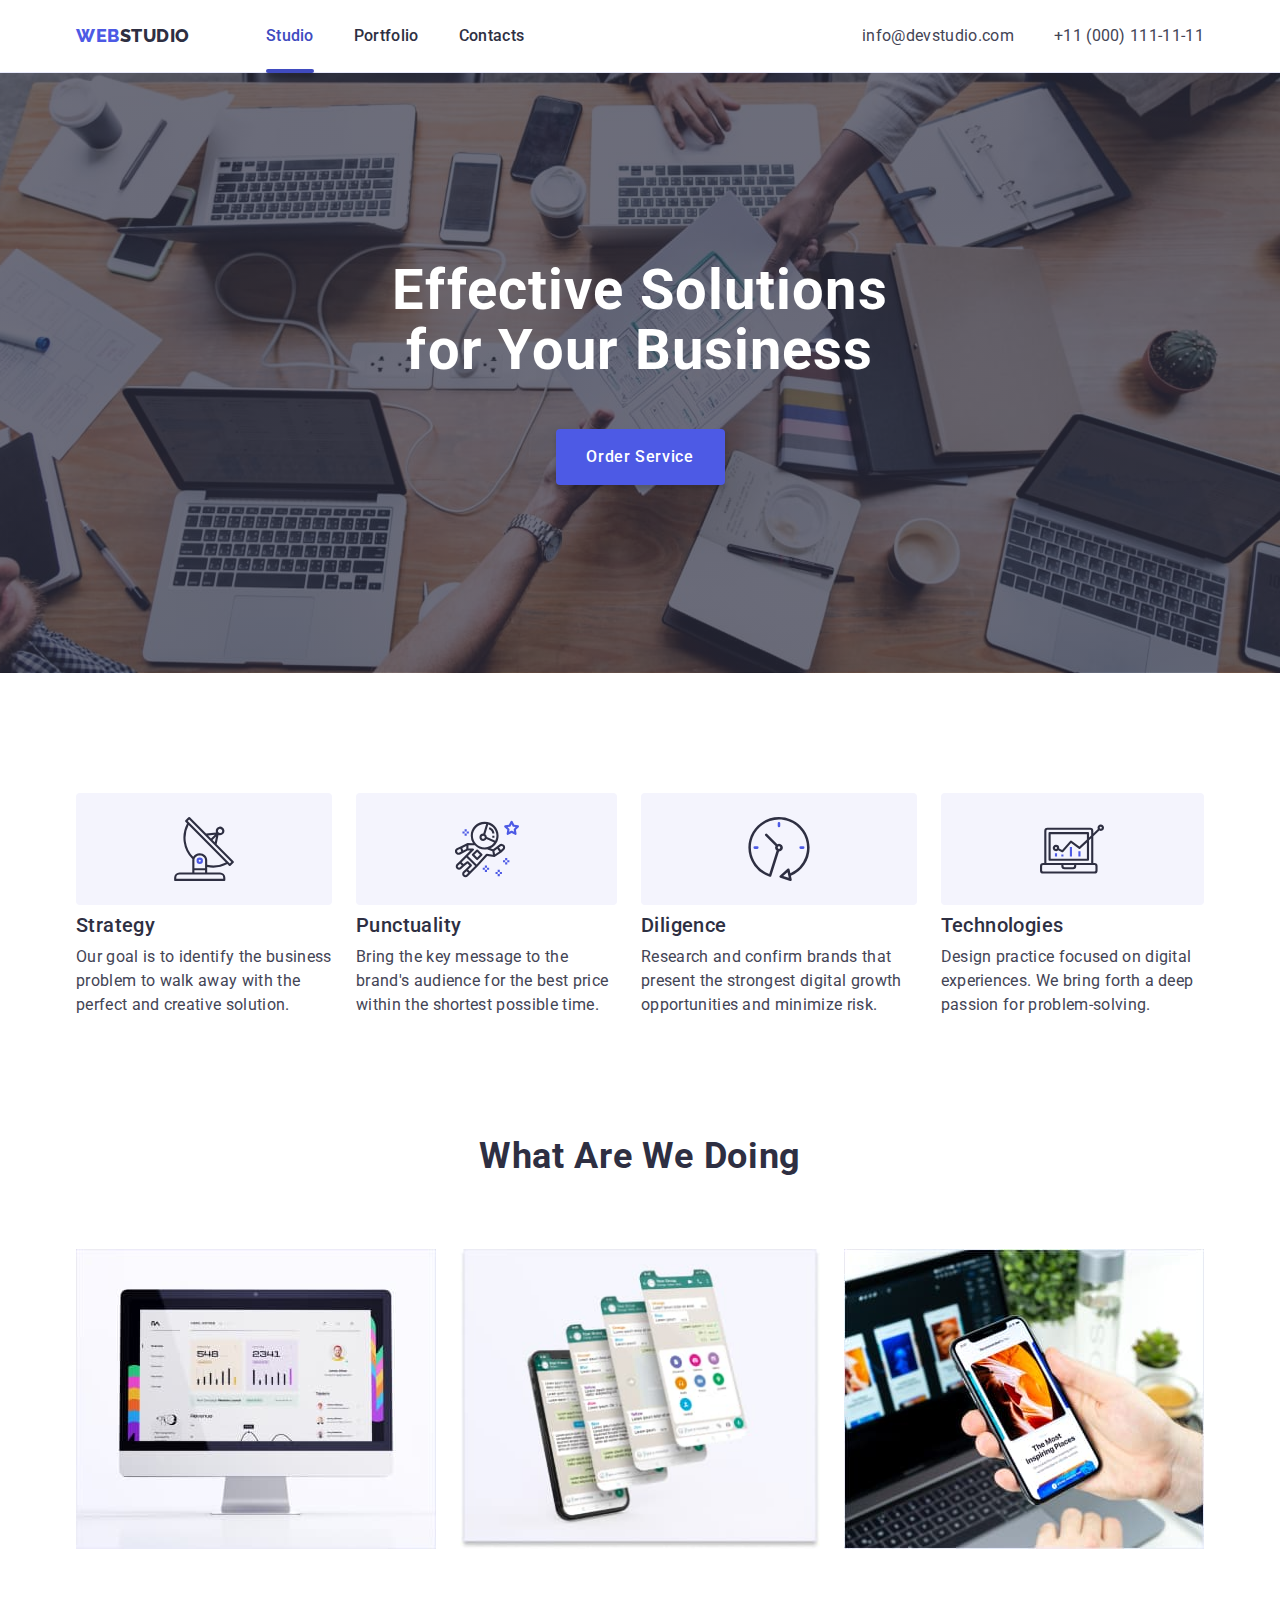
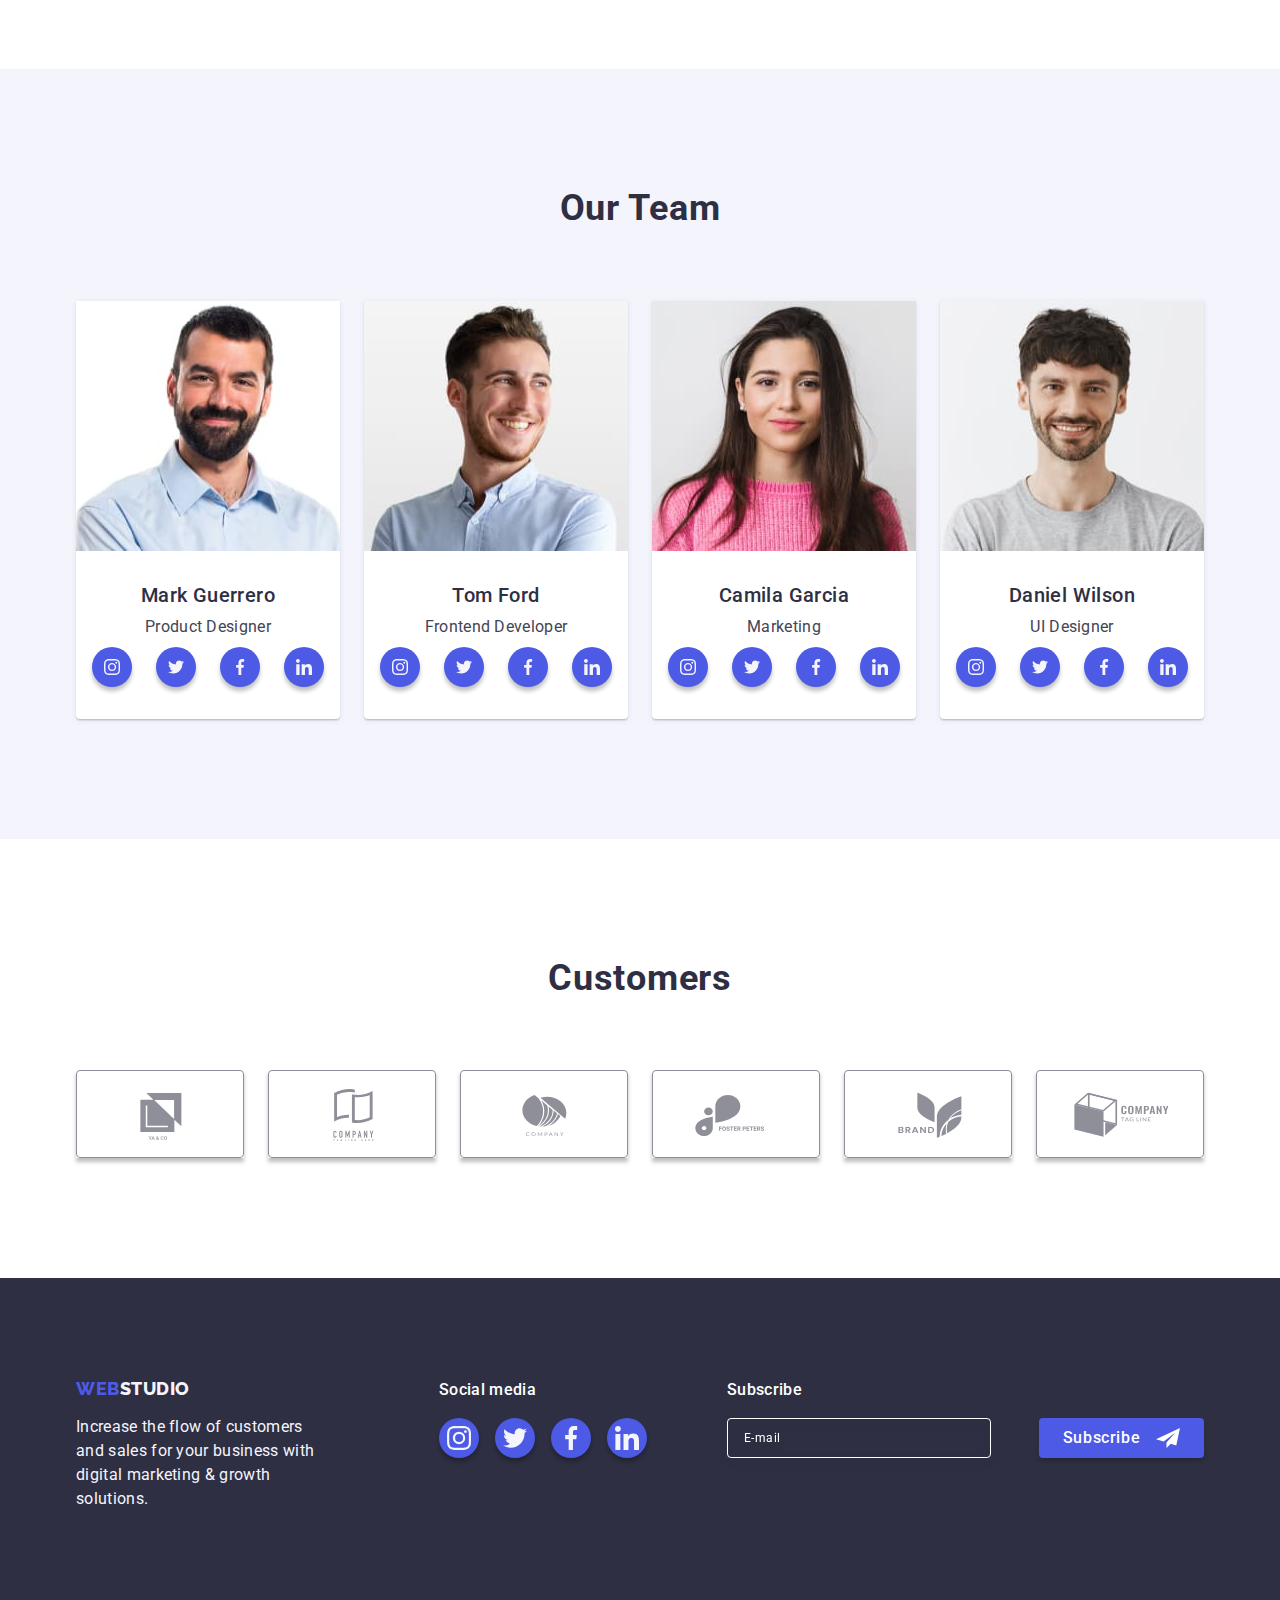
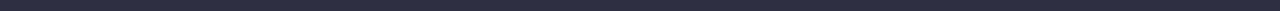
<file: index.html>
<!DOCTYPE html>
<html lang="en">
  <head>
    <meta charset="UTF-8" />
    <meta http-equiv="X-UA-Compatible" content="IE=edge" />
    <meta name="viewport" content="width=device-width, initial-scale=1.0" />
    <title>webstudio</title>
    <link
      rel="stylesheet"
      href="https://cdnjs.cloudflare.com/ajax/libs/modern-normalize/1.1.0/modern-normalize.min.css"
    />
    <link rel="stylesheet" href="./css/styles.css" />
    <link rel="preconnect" href="https://fonts.googleapis.com" />
    <link rel="preconnect" href="https://fonts.gstatic.com" crossorigin />
    <link
      href="https://fonts.googleapis.com/css2?family=Raleway:wght@800&family=Roboto:wght@400;500;700&display=swap"
      rel="stylesheet"
    />
  </head>
  <body>
    <header class="header-pages">
      <div class="navigation container">
        <nav class="page-navigation">
          <a class="logo link" href="./index.html"
            >Web<span class="accent-header">Studio</span></a
          >
          <ul class="menu list">
            <li class="menu-item">
              <a class="menu-item-link studio link" href="./index.html"
                >Studio</a
              >
            </li>
            <li class="menu-item">
              <a class="menu-item-link link" href="./portfolio.html"
                >Portfolio</a
              >
            </li>
            <li class="menu-item">
              <a class="menu-item-link link" href="">Contacts</a>
            </li>
          </ul>
        </nav>

        <address class="contacts">
          <ul class="contacts-nav list">
            <li class="contacts-nav-item">
              <a
                class="contacts-item-link link"
                href="mailto:info@devstudio.com"
                >info@devstudio.com</a
              >
            </li>
            <li class="contacts-nav-item">
              <a class="contacts-item-link link" href="tel:+110001111111"
                >+11 (000) 111-11-11</a
              >
            </li>
          </ul>
        </address>
      </div>
    </header>
    <main>
      <!-- hero -->
      <section class="hero">
        <div class="container">
          <h1 class="hero-title">Effective Solutions for Your Business</h1>
          <button class="hero-btn" type="button" data-modal-open>
            Order Service
          </button>
        </div>
      </section>
      <!-- section1 -->
      <section class="principies">
        <div class="container">
          <h2 class="principies-title" hidden>Ours Principies</h2>
          <ul class="principies-list list">
            <li class="principies-item">
              <div class="principies-icon-container">
                <svg
                  class="principies-item-icon"
                  width="64"
                  height="64"
                  aria-label="antenna ikon"
                >
                  <use href="./images/icons.svg#icon-antenna"></use>
                </svg>
              </div>

              <h3 class="principies-item-title">Strategy</h3>
              <p class="principies-item-text">
                Our goal is to identify the business problem to walk away with
                the perfect and creative solution.
              </p>
            </li>
            <li class="principies-item">
              <div class="principies-icon-container">
                <svg
                  class="principies-item-icon"
                  width="64"
                  height="64"
                  aria-label="astronaut ikon"
                >
                  <use href="./images/icons.svg#icon-astronaut"></use>
                </svg>
              </div>

              <h3 class="principies-item-title">Punctuality</h3>
              <p class="principies-item-text">
                Bring the key message to the brand's audience for the best price
                within the shortest possible time.
              </p>
            </li>
            <li class="principies-item">
              <div class="principies-icon-container">
                <svg
                  class="principies-item-icon"
                  width="64"
                  height="64"
                  aria-label="clock ikon"
                >
                  <use href="./images/icons.svg#icon-clock"></use>
                </svg>
              </div>

              <h3 class="principies-item-title">Diligence</h3>
              <p class="principies-item-text">
                Research and confirm brands that present the strongest digital
                growth opportunities and minimize risk.
              </p>
            </li>
            <li class="principies-item">
              <div class="principies-icon-container">
                <svg
                  class="principies-item-icon"
                  width="64"
                  height="64"
                  aria-label="diagram ikon"
                >
                  <use href="./images/icons.svg#icon-diagram"></use>
                </svg>
              </div>

              <h3 class="principies-item-title">Technologies</h3>
              <p class="principies-item-text">
                Design practice focused on digital experiences. We bring forth a
                deep passion for problem-solving.
              </p>
            </li>
          </ul>
        </div>
      </section>
      <!-- What are we doing -->
      <section class="wedoing">
        <div class="container">
          <h2 class="wedoing-title">What are we doing</h2>
          <ul class="wedoing-list list">
            <li class="wedoing-list-item">
              <img
                class="wedoing-scr"
                src="./images/img1.jpg"
                alt="sample application on monitor"
                width="360"
                height="300"
              />
            </li>
            <li class="wedoing-list-item">
              <img
                class="wedoing-scr"
                src="./images/img2.jpg"
                alt="sample application on tablet"
                width="360"
                height="300"
              />
            </li>
            <li class="wedoing-list-item">
              <img
                class="wedoing-scr"
                src="./images/img3.jpg"
                alt="sample application on phone"
                width="360"
                height="300"
              />
            </li>
          </ul>
        </div>
      </section>
      <!-- section-our-team -->
      <section class="team">
        <div class="container">
          <h2 class="team-title">Our Team</h2>
          <ul class="team-list list">
            <li class="team-list-item">
              <img
                class="workers-foto"
                src="./images/teamcard1.jpg"
                alt="photo-mark-guerrero-product-designer"
                width="264"
                height="250"
              />
              <div class="workers-container">
                <h3 class="team-list-item-title">Mark Guerrero</h3>
                <p class="team-list-item-text">Product Designer</p>
                <!-- Додаємо посилання на соцмережі -->
                <ul class="social-list list">
                  <li class="social-list-item">
                    <a class="social-list-link" href="">
                      <svg
                        class="social-icon"
                        width="16"
                        height="16"
                        aria-label="instagramm ikon"
                      >
                        <use href="./images/icons.svg#icon-instagram"></use>
                      </svg>
                    </a>
                  </li>
                  <li class="social-list-item">
                    <a href="" class="social-list-link">
                      <svg
                        class="social-icon"
                        width="16"
                        height="16"
                        aria-label="twitter ikon"
                      >
                        <use href="./images/icons.svg#icon-twitter"></use>
                      </svg>
                    </a>
                  </li>
                  <li class="social-list-item">
                    <a href="" class="social-list-link">
                      <svg
                        class="social-icon"
                        width="16"
                        height="16"
                        aria-label="facebook ikon"
                      >
                        <use href="./images/icons.svg#icon-facebook"></use>
                      </svg>
                    </a>
                  </li>
                  <li class="social-list-item">
                    <a href="" class="social-list-link">
                      <svg
                        class="social-icon"
                        width="16"
                        height="16"
                        aria-label="linkedin ikon"
                      >
                        <use href="./images/icons.svg#icon-linkedin"></use>
                      </svg>
                    </a>
                  </li>
                </ul>
              </div>
            </li>
            <li class="team-list-item">
              <img
                class="workers-foto"
                src="./images/teamcard2.jpg"
                alt="photo-tom-ford-frontend-developer"
                width="264"
                height="250"
              />
              <div class="workers-container">
                <h3 class="team-list-item-title">Tom Ford</h3>
                <p class="team-list-item-text">Frontend Developer</p>
                <!-- Додаємо посилання на соцмережі -->
                <ul class="social-list list">
                  <li class="social-list-item">
                    <a class="social-list-link" href="">
                      <svg
                        class="social-icon"
                        width="16"
                        height="16"
                        aria-label="instagramm ikon"
                      >
                        <use href="./images/icons.svg#icon-instagram"></use>
                      </svg>
                    </a>
                  </li>
                  <li class="social-list-item">
                    <a href="" class="social-list-link">
                      <svg
                        class="social-icon"
                        width="16"
                        height="16"
                        aria-label="twitter ikon"
                      >
                        <use href="./images/icons.svg#icon-twitter"></use>
                      </svg>
                    </a>
                  </li>
                  <li class="social-list-item">
                    <a href="" class="social-list-link">
                      <svg
                        class="social-icon"
                        width="16"
                        height="16"
                        aria-label="facebook ikon"
                      >
                        <use href="./images/icons.svg#icon-facebook"></use>
                      </svg>
                    </a>
                  </li>
                  <li class="social-list-item">
                    <a href="" class="social-list-link">
                      <svg
                        class="social-icon"
                        width="16"
                        height="16"
                        aria-label="linkedin ikon"
                      >
                        <use href="./images/icons.svg#icon-linkedin"></use>
                      </svg>
                    </a>
                  </li>
                </ul>
              </div>
            </li>
            <li class="team-list-item">
              <img
                class="workers-foto"
                src="./images/teamcard3.jpg"
                alt="photo-camila-garcia-marketing"
                width="264"
                height="250"
              />
              <div class="workers-container">
                <h3 class="team-list-item-title">Camila Garcia</h3>
                <p class="team-list-item-text">Marketing</p>
                <!-- Додаємо посилання на соцмережі -->
                <ul class="social-list list">
                  <li class="social-list-item">
                    <a class="social-list-link" href="">
                      <svg
                        class="social-icon"
                        width="16"
                        height="16"
                        aria-label="instagramm ikon"
                      >
                        <use href="./images/icons.svg#icon-instagram"></use>
                      </svg>
                    </a>
                  </li>
                  <li class="social-list-item">
                    <a href="" class="social-list-link">
                      <svg
                        class="social-icon"
                        width="16"
                        height="16"
                        aria-label="twitter ikon"
                      >
                        <use href="./images/icons.svg#icon-twitter"></use>
                      </svg>
                    </a>
                  </li>
                  <li class="social-list-item">
                    <a href="" class="social-list-link">
                      <svg
                        class="social-icon"
                        width="16"
                        height="16"
                        aria-label="facebook ikon"
                      >
                        <use href="./images/icons.svg#icon-facebook"></use>
                      </svg>
                    </a>
                  </li>
                  <li class="social-list-item">
                    <a href="" class="social-list-link">
                      <svg
                        class="social-icon"
                        width="16"
                        height="16"
                        aria-label="linkedin ikon"
                      >
                        <use href="./images/icons.svg#icon-linkedin"></use>
                      </svg>
                    </a>
                  </li>
                </ul>
              </div>
            </li>
            <li class="team-list-item">
              <img
                class="workers-foto"
                src="./images/teamcard4.jpg"
                alt="photo-daniel-wilson-ui-designer"
                width="264"
                height="250"
              />
              <div class="workers-container">
                <h3 class="team-list-item-title">Daniel Wilson</h3>
                <p class="team-list-item-text">UI Designer</p>
                <!-- Додаємо посилання на соцмережі -->
                <ul class="social-list list">
                  <li class="social-list-item">
                    <a class="social-list-link" href="">
                      <svg
                        class="social-icon"
                        width="16"
                        height="16"
                        aria-label="instagramm ikon"
                      >
                        <use href="./images/icons.svg#icon-instagram"></use>
                      </svg>
                    </a>
                  </li>
                  <li class="social-list-item">
                    <a href="" class="social-list-link">
                      <svg
                        class="social-icon"
                        width="16"
                        height="16"
                        aria-label="twitter ikon"
                      >
                        <use href="./images/icons.svg#icon-twitter"></use>
                      </svg>
                    </a>
                  </li>
                  <li class="social-list-item">
                    <a href="" class="social-list-link">
                      <svg
                        class="social-icon"
                        width="16"
                        height="16"
                        aria-label="facebook ikon"
                      >
                        <use href="./images/icons.svg#icon-facebook"></use>
                      </svg>
                    </a>
                  </li>
                  <li class="social-list-item">
                    <a href="" class="social-list-link">
                      <svg
                        class="social-icon"
                        width="16"
                        height="16"
                        aria-label="linkedin ikon"
                      >
                        <use href="./images/icons.svg#icon-linkedin"></use>
                      </svg>
                    </a>
                  </li>
                </ul>
              </div>
            </li>
          </ul>
        </div>
      </section>
      <!-- customers -->
      <section class="customers">
        <div class="container">
          <h2 class="customers-title">Customers</h2>
          <ul class="customers-list list">
            <li class="customers-list-item">
              <a class="customers-link link" href="">
                <svg class="customers-list-item-icon" width="104" height="56">
                  <use href="./images/icons.svg#icon-Logo-customer-1"></use>
                </svg>
              </a>
            </li>
            <li class="customers-list-item">
              <a class="customers-link link" href="">
                <svg class="customers-list-item-icon" width="104" height="56">
                  <use href="./images/icons.svg#icon-Logo-customer-2"></use>
                </svg>
              </a>
            </li>
            <li class="customers-list-item">
              <a class="customers-link link" href="">
                <svg class="customers-list-item-icon" width="104" height="56">
                  <use href="./images/icons.svg#icon-Logo-customer-3"></use>
                </svg>
              </a>
            </li>
            <li class="customers-list-item">
              <a class="customers-link link" href="">
                <svg class="customers-list-item-icon" width="104" height="56">
                  <use href="./images/icons.svg#icon-Logo-customer-4"></use>
                </svg>
              </a>
            </li>
            <li class="customers-list-item">
              <a class="customers-link link" href="">
                <svg class="customers-list-item-icon" width="104" height="56">
                  <use href="./images/icons.svg#icon-Logo-customer-5"></use>
                </svg>
              </a>
            </li>
            <li class="customers-list-item">
              <a class="customers-link link" href="">
                <svg class="customers-list-item-icon" width="104" height="56">
                  <use href="./images/icons.svg#icon-Logo-customer-6"></use>
                </svg>
              </a>
            </li>
          </ul>
        </div>
      </section>
    </main>
    <footer class="footer-pages">
      <div class="container footer-container">
        <div class="first-column">
          <a class="logo logo-footer link" href="./index.html"
            >Web<span class="accent-footer">Studio</span></a
          >
          <p class="footer-pages-text">
            Increase the flow of customers and sales for your business with
            digital marketing & growth solutions.
          </p>
        </div>
        <div class="second-column">
          <p class="footer-social-text">Social media</p>
          <!-- Додаємо посилання на соцмережі в футері-->
          <ul class="footer-social-list list">
            <li class="footer-social-list-item">
              <a class="footer-social-list-link" href="">
                <svg
                  class="footer-social-icon"
                  width="24"
                  height="24"
                  aria-label="instagramm ikon"
                >
                  <use href="./images/icons.svg#icon-instagram"></use>
                </svg>
              </a>
            </li>
            <li class="footer-social-list-item">
              <a href="" class="footer-social-list-link">
                <svg
                  class="footer-social-icon"
                  width="24"
                  height="24"
                  aria-label="twitter ikon"
                >
                  <use href="./images/icons.svg#icon-twitter"></use>
                </svg>
              </a>
            </li>
            <li class="footer-social-list-item">
              <a href="" class="footer-social-list-link">
                <svg
                  class="footer-social-icon"
                  width="24"
                  height="24"
                  aria-label="facebook ikon"
                >
                  <use href="./images/icons.svg#icon-facebook"></use>
                </svg>
              </a>
            </li>
            <li class="footer-social-list-item">
              <a href="" class="footer-social-list-link">
                <svg
                  class="footer-social-icon"
                  width="24"
                  height="24"
                  aria-label="linkedin ikon"
                >
                  <use href="./images/icons.svg#icon-linkedin"></use>
                </svg>
              </a>
            </li>
          </ul>
        </div>
        <div class="third-column">
          <p class="footer-subscribe-text">Subscribe</p>
          <form class="footer-contakt">
            <label class="footer-contakt-wrapper">
              <input
                class="footer-contakt-input"
                type="email"
                name="user-email"
                required
                pattern="[a-zA-Z0-9@.]+"
                placeholder="E-mail"
              />
            </label>
            <button type="submit" class="footer-btn">
              Subscribe
              <svg class="icon-subscribe" Width="24" Height="24">
                <use href="./images/icons.svg#icon-subscribe"></use>
              </svg>
            </button>
          </form>
        </div>
      </div>
    </footer>
    <!-- модальне вікно -->
    <div class="backdrop is-hidden" data-modal>
      <div class="modal">
        <button type="button" class="btn-modal-clouse" data-modal-close>
          <svg class="modal-clouse-icon" Width="8" Height="8">
            <use href="./images/icons.svg#icon-close"></use>
          </svg>
        </button>
        <p class="modal-text">Leave your contacts and we will call you back</p>
        <form class="modal-contakt">
          <div class="modal-contakt-wrapper">
            <label class="label-wrapper" for="user-name">Name</label>
            <div class="modal-input-wrapper">
              <input
                class="modal-contakt-input"
                type="text"
                name="user-name"
                id="user-name"
                required
                pattern="[a-zA-Zа-яА-яіІїЇ'єЄ]+"
              />
              <svg class="modal-form-icon" Width="18" Height="24">
                <use href="./images/icons.svg#icon-person"></use>
              </svg>
            </div>
          </div>
          <div class="modal-contakt-wrapper">
            <label class="label-wrapper" for="user-phone">Phone</label>
            <div class="modal-input-wrapper">
              <input
                class="modal-contakt-input"
                type="tel"
                name="user-phone"
                id="user-phone"
                required
                pattern="[0-9]{3}-[0-9]{3}-[0-9]{2}-[0-9]{2}"
                title="xxx-xxx-xx-xx"
              />
              <svg class="modal-form-icon" Width="18" Height="24">
                <use href="./images/icons.svg#icon-phone"></use>
              </svg>
            </div>
          </div>
          <div class="modal-contakt-wrapper">
            <label class="label-wrapper" for="user-email">Email</label>
            <div class="modal-input-wrapper">
              <input
                class="modal-contakt-input"
                type="email"
                name="user_email"
                id="user-email"
                required
                pattern="[a-zA-Z0-9@.]+"
              />
              <svg class="modal-form-icon" Width="18" Height="24">
                <use href="./images/icons.svg#icon-email"></use>
              </svg>
            </div>
          </div>
          <div class="modal-coment-wrapper">
            <label class="label-wrapper" for="user-comment">Comment</label>
            <textarea
              class="modal-massage"
              id="user-comment"
              name="user-comment"
              placeholder="Text input"
            ></textarea>
          </div>
          <div class="checkbox-wrapper">
            <input
              class="modal-checkbox visually-hidden"
              type="checkbox"
              name="user-privacy"
              id="user-privacy"
              required
              value="true"
            />
            <label class="modal-checkbox-wrapper" for="user-privacy">
              <span class="checkbox-icon-wrapper">
                <svg
                  class="modal-my-checkbox-icon"
                  aria-label="checkbox"
                  Width="10"
                  Height="8"
                >
                  <use
                    class="galochka"
                    href="./images/icons.svg#icon-galochka"
                  ></use>
                </svg>
              </span>

              I accept the terms and conditions of the
              <a class="modal-checkbox-text-link" style="color: #4d5ae5" href=""
                >Privacy Policy</a
              >
            </label>
          </div>
          <button type="submit" class="contakt-btn-submit">Send</button>
        </form>
      </div>
      <!-- <div class="modal">
        <p class="modal-text">Leave your contacts and we will call you back</p>
        <form class="modal-contakt">
          <label class="modal-contakt-wrapper">
            <span class="modal-contakt-item">Name</span>
            <span class="modal-input-wrapper">
              <input
                class="modal-contakt-input"
                type="text"
                name="user_name"
                required
                pattern="[a-zA-Zа-яА-яіІїЇ'єЄ]+"
              />
              <svg class="modal-form-icon" Width="18" Height="24">
                <use href="./images/icons.svg#icon-person"></use>
              </svg>
            </span>
          </label>
          <label class="modal-contakt-wrapper">
            <span class="modal-contakt-item">Phone</span>
            <span class="modal-input-wrapper">
              <input
                class="modal-contakt-input"
                type="tel"
                name="user_tel"
                required
                pattern="[0-9]{3}-[0-9]{3}-[0-9]{2}-[0-9]{2}"
                title="xxx-xxx-xx-xx"
              />
              <svg class="modal-form-icon" Width="18" Height="24">
                <use href="./images/icons.svg#icon-phone"></use>
              </svg>
            </span>
          </label>
          <label class="modal-contakt-wrapper">
            <span class="modal-contakt-item">Email</span>
            <span class="modal-input-wrapper">
              <input
                class="modal-contakt-input"
                type="email"
                name="user_email"
                required
                pattern="[a-zA-Z0-9@.]+"
              />
              <svg class="modal-form-icon" Width="18" Height="24">
                <use href="./images/icons.svg#icon-email"></use>
              </svg>
            </span>
          </label>
          <label class="modal-contakt-wrapper">
            <span class="modal-contakt-item">Comment</span>
            <textarea
              class="modal-massage"
              name="user_massage"
              placeholder="Text input"
            ></textarea>
          </label>
          <label class="modal-checkbox-wrapper">
            <input
              class="modal-checkbox"
              type="checkbox"
              name="user_polici"
              required
            />
            <svg class="modal-my-checkbox-icon" Width="16" Height="16">
              <use
                class="galochka"
                href="./images/icons.svg#icon-galochka"
              ></use>
            </svg>
            <span class="modal-checkbox-text">
              I accept the terms and conditions of the
              <a class="modal-checkbox-text-link" href="">Privacy Policy</a>
            </span>
          </label>
          <button type="submit" class="contakt-btn-submit">Send</button>
        </form>
      </div> -->
    </div>
    <script src="./js/modal.js"></script>
  </body>
</html>
</file>
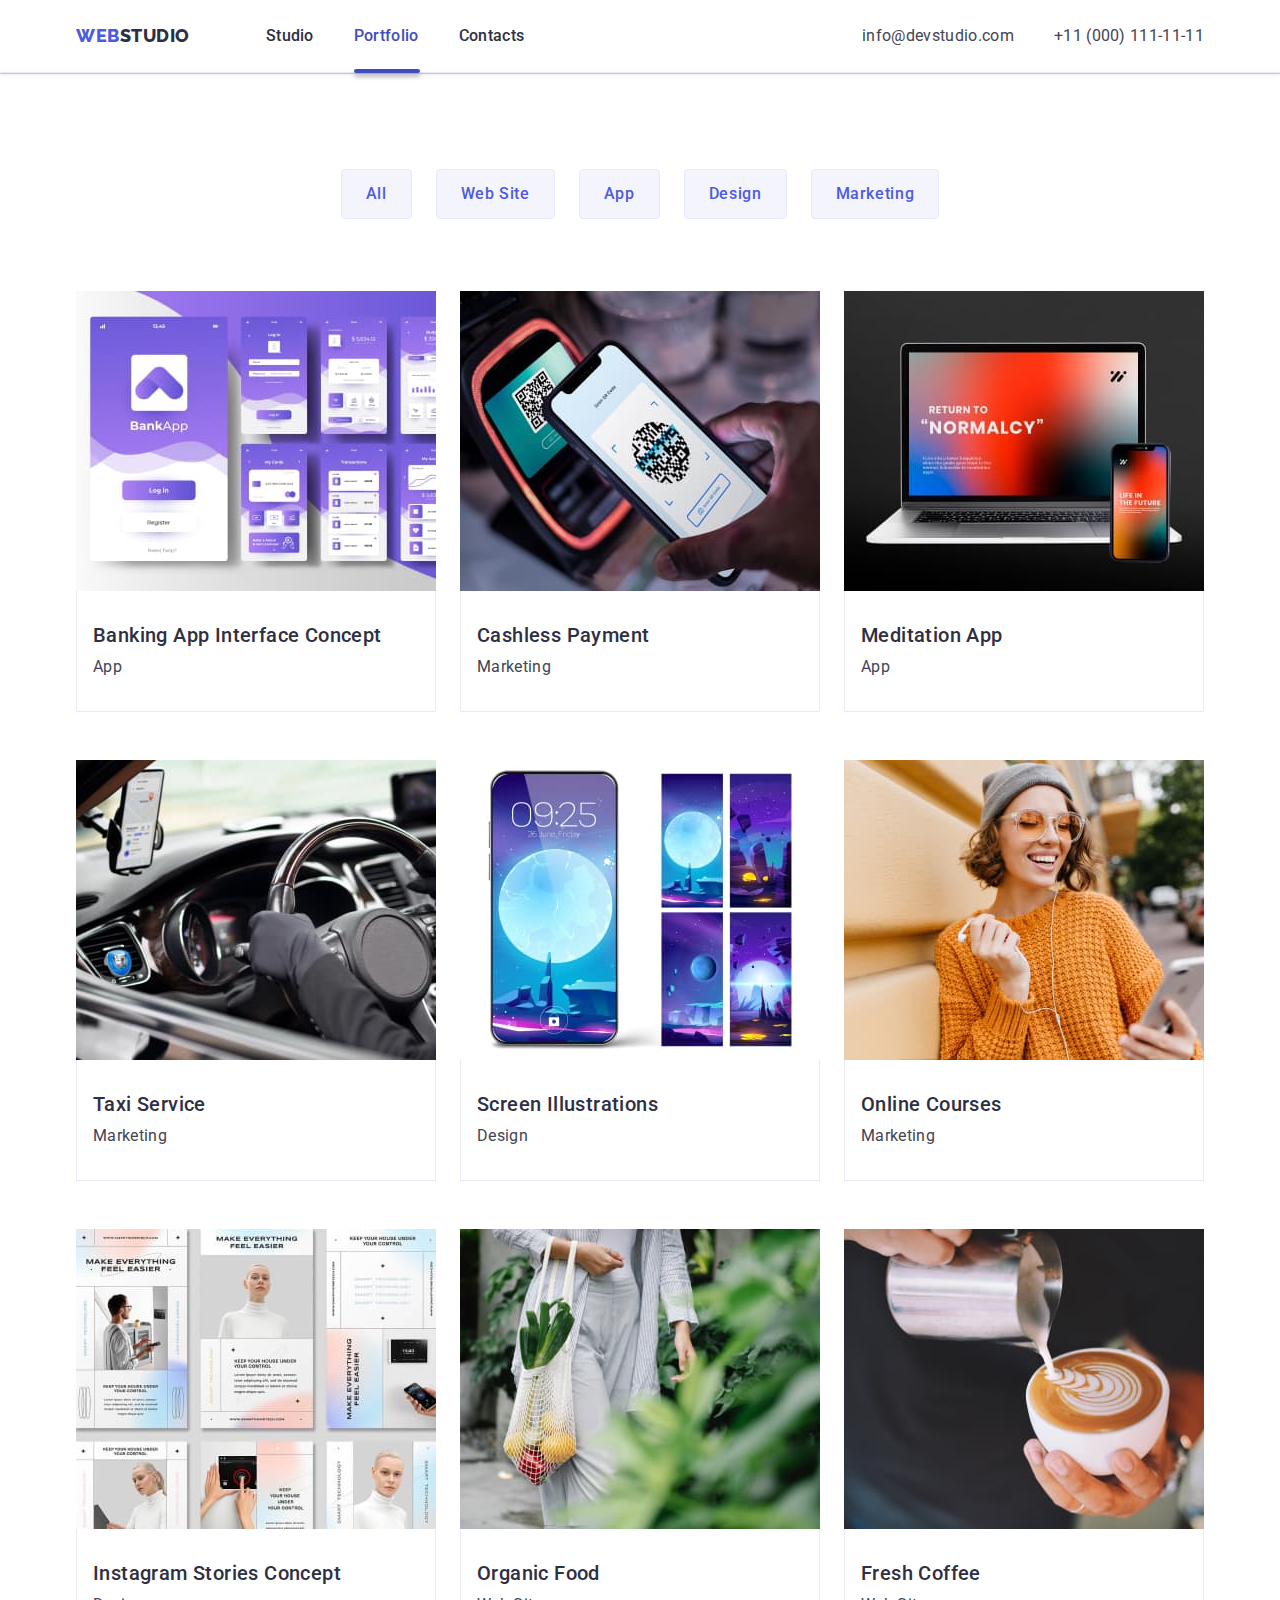
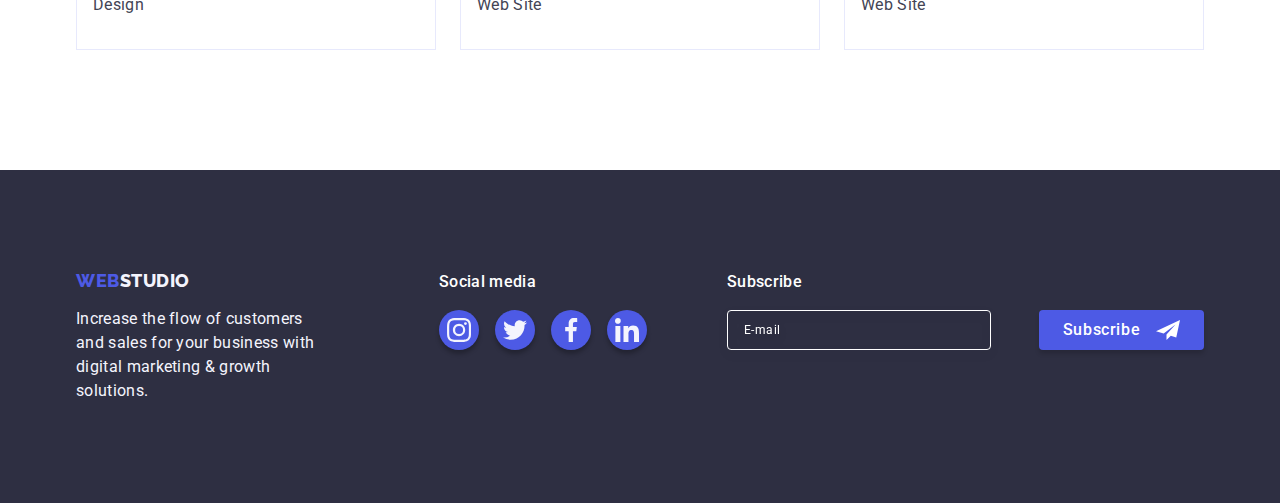
<file: portfolio.html>
<!DOCTYPE html>
<html lang="en">
  <head>
    <meta charset="UTF-8" />
    <meta http-equiv="X-UA-Compatible" content="IE=edge" />
    <meta name="viewport" content="width=device-width, initial-scale=1.0" />
    <title>webstudio</title>
    <link
      rel="stylesheet"
      href="https://cdnjs.cloudflare.com/ajax/libs/modern-normalize/1.1.0/modern-normalize.min.css"
    />
    <link rel="stylesheet" href="./css/styles.css" />
    <link rel="preconnect" href="https://fonts.googleapis.com" />
    <link rel="preconnect" href="https://fonts.gstatic.com" crossorigin />
    <link
      href="https://fonts.googleapis.com/css2?family=Raleway:wght@800&family=Roboto:wght@400;500;700&display=swap"
      rel="stylesheet"
    />
  </head>
  <body>
    <header class="header-pages">
      <div class="navigation container">
        <nav class="page-navigation">
          <a class="logo link" href="./index.html"
            >Web<span class="accent-header">Studio</span></a
          >
          <ul class="menu list">
            <li class="menu-item">
              <a class="menu-item-link link" href="./index.html">Studio</a>
            </li>
            <li class="menu-item">
              <a class="menu-item-link portfolio link" href="./portfolio.html"
                >Portfolio</a
              >
            </li>
            <li class="menu-item">
              <a class="menu-item-link link" href="">Contacts</a>
            </li>
          </ul>
        </nav>

        <address class="contacts">
          <ul class="contacts-nav list">
            <li class="contacts-nav-item">
              <a
                class="contacts-item-link link"
                href="mailto:info@devstudio.com"
                >info@devstudio.com</a
              >
            </li>
            <li class="contacts-nav-item">
              <a class="contacts-item-link link" href="tel:+110001111111"
                >+11 (000) 111-11-11</a
              >
            </li>
          </ul>
        </address>
      </div>
    </header>
    <!-- <header class="header-pages">
      <nav class="page-navigation">
        <a class="logo link" href="./index.html"
          >Web<span class="accent-header">Studio</span></a
        >
        <ul class="menu list">
          <li class="menu-item">
            <a class="menu-item-link link" href="./index.html">Studio</a>
          </li>
          <li class="menu-item">
            <a class="menu-item-link link" href="./portfolio.html">Portfolio</a>
          </li>
          <li class="menu-item">
            <a class="menu-item-link link" href="">Contacts</a>
          </li>
        </ul>
      </nav>

      <address class="contacts">
        <ul class="contacts-nav list">
          <li class="contacts-nav-item">
            <a class="contacts-item-link link" href="mailto:info@devstudio.com"
              >info@devstudio.com</a
            >
          </li>
          <li class="contacts-nav-item">
            <a class="contacts-item-link link" href="tel:+110001111111"
              >+11 (000) 111-11-11</a
            >
          </li>
        </ul>
      </address>
    </header> -->
    <main>
      <!-- filters -->
      <section class="applicationarea">
        <div class="container">
          <h1 hidden>filters</h1>
          <ul class="applicationarea-list list">
            <li class="applicationarea-item">
              <button class="applicationarea-btn" type="button">All</button>
            </li>
            <li class="applicationarea-item">
              <button class="applicationarea-btn" type="button">
                Web Site
              </button>
            </li>
            <li class="applicationarea-item">
              <button class="applicationarea-btn" type="button">App</button>
            </li>
            <li class="applicationarea-item">
              <button class="applicationarea-btn" type="button">Design</button>
            </li>
            <li class="applicationarea-item">
              <button class="applicationarea-btn" type="button">
                Marketing
              </button>
            </li>
          </ul>

          <!-- ours projects -->

          <ul class="project list">
            <li class="project-item-list">
              <a class="project-item-link link" href="">
                <div class="wrapper-overlay">
                  <img
                    src="./images/row1project-card1.jpg"
                    alt="view Banking App Interface"
                    width="360"
                    height="300"
                  />
                  <p class="overlay">
                    14 Stylish and User-Friendly App Design Concepts · Task
                    Manager App · Calorie Tracker App · Exotic Fruit Ecommerce
                    App · Cloud Storage App
                  </p>
                </div>
                <div class="project-container">
                  <h2 class="project-item-list-title">
                    Banking App Interface Concept
                  </h2>
                  <p class="project-item-list-text">App</p>
                </div>
              </a>
            </li>
            <li class="project-item-list">
              <a class="project-item-link link" href="">
                <div class="wrapper-overlay">
                  <img
                    src="./images/row1project-card2.jpg"
                    alt="view moment Cashless Payment"
                    width="360"
                    height="300"
                  />
                  <p class="overlay">
                    14 Stylish and User-Friendly App Design Concepts · Task
                    Manager App · Calorie Tracker App · Exotic Fruit Ecommerce
                    App · Cloud Storage App
                  </p>
                </div>
                <div class="project-container">
                  <h2 class="project-item-list-title">Cashless Payment</h2>
                  <p class="project-item-list-text">Marketing</p>
                </div>
              </a>
            </li>
            <li class="project-item-list">
              <a class="project-item-link link" href="">
                <div class="wrapper-overlay">
                  <img
                    src="./images/row1project-card3.jpg"
                    alt="vievs application to laptop and mobilphone"
                    width="360"
                    height="300"
                  />
                  <p class="overlay">
                    14 Stylish and User-Friendly App Design Concepts · Task
                    Manager App · Calorie Tracker App · Exotic Fruit Ecommerce
                    App · Cloud Storage App
                  </p>
                </div>
                <div class="project-container">
                  <h2 class="project-item-list-title">Meditation App</h2>
                  <p class="project-item-list-text">App</p>
                </div>
              </a>
            </li>
            <li class="project-item-list">
              <a class="project-item-link link" href=""
                ><div class="wrapper-overlay">
                  <img
                    src="./images/row2project-card1.jpg"
                    alt="View use apps in the car"
                    width="360"
                    height="300"
                  />
                  <p class="overlay">
                    14 Stylish and User-Friendly App Design Concepts · Task
                    Manager App · Calorie Tracker App · Exotic Fruit Ecommerce
                    App · Cloud Storage App
                  </p>
                </div>
                <div class="project-container">
                  <h2 class="project-item-list-title">Taxi Service</h2>
                  <p class="project-item-list-text">Marketing</p>
                </div>
              </a>
            </li>
            <li class="project-item-list">
              <a class="project-item-link link" href=""
                ><div class="wrapper-overlay">
                  <img
                    src="./images/row2project-card2.jpg"
                    alt="View applicationof of themes on mobile"
                    width="360"
                    height="300"
                  />
                  <p class="overlay">
                    14 Stylish and User-Friendly App Design Concepts · Task
                    Manager App · Calorie Tracker App · Exotic Fruit Ecommerce
                    App · Cloud Storage App
                  </p>
                </div>
                <div class="project-container">
                  <h2 class="project-item-list-title">Screen Illustrations</h2>
                  <p class="project-item-list-text">Design</p>
                </div>
              </a>
            </li>
            <li class="project-item-list">
              <a class="project-item-link link" href=""
                ><div class="wrapper-overlay">
                  <img
                    src="./images/row2project-card3.jpg"
                    alt="student taking online courses"
                    width="360"
                    height="300"
                  />
                  <p class="overlay">
                    14 Stylish and User-Friendly App Design Concepts · Task
                    Manager App · Calorie Tracker App · Exotic Fruit Ecommerce
                    App · Cloud Storage App
                  </p>
                </div>
                <div class="project-container">
                  <h2 class="project-item-list-title">Online Courses</h2>
                  <p class="project-item-list-text">Marketing</p>
                </div>
              </a>
            </li>
            <li class="project-item-list">
              <a class="project-item-link link" href=""
                ><div class="wrapper-overlay">
                  <img
                    src="./images/row3project-card1.jpg"
                    alt="View Instagram Stories Concept"
                    width="360"
                    height="300"
                  />
                  <p class="overlay">
                    14 Stylish and User-Friendly App Design Concepts · Task
                    Manager App · Calorie Tracker App · Exotic Fruit Ecommerce
                    App · Cloud Storage App
                  </p>
                </div>
                <div class="project-container">
                  <h2 class="project-item-list-title">
                    Instagram Stories Concept
                  </h2>
                  <p class="project-item-list-text">Design</p>
                </div>
              </a>
            </li>
            <li class="project-item-list">
              <a class="project-item-link link" href=""
                ><div class="wrapper-overlay">
                  <img
                    src="./images/row3project-card2.jpg"
                    alt="woman with a bag of natural food"
                    width="360"
                    height="300"
                  />
                  <p class="overlay">
                    14 Stylish and User-Friendly App Design Concepts · Task
                    Manager App · Calorie Tracker App · Exotic Fruit Ecommerce
                    App · Cloud Storage App
                  </p>
                </div>
                <div class="project-container">
                  <h2 class="project-item-list-title">Organic Food</h2>
                  <p class="project-item-list-text">Web Site</p>
                </div>
              </a>
            </li>
            <li class="project-item-list">
              <a class="project-item-link link" href="">
                <div class="wrapper-overlay">
                  <img
                    src="./images/row3project-card3.jpg"
                    alt="appetizing aromatic coffee"
                    width="360"
                    height="300"
                  />
                  <p class="overlay">
                    14 Stylish and User-Friendly App Design Concepts · Task
                    Manager App · Calorie Tracker App · Exotic Fruit Ecommerce
                    App · Cloud Storage App
                  </p>
                </div>
                <div class="project-container">
                  <h2 class="project-item-list-title">Fresh Coffee</h2>
                  <p class="project-item-list-text">Web Site</p>
                </div>
              </a>
            </li>
          </ul>
        </div>
      </section>
    </main>
    <footer class="footer-pages">
      <div class="container footer-container">
        <div class="first-column">
          <a class="logo logo-footer link" href="./index.html"
            >Web<span class="accent-footer">Studio</span></a
          >
          <p class="footer-pages-text">
            Increase the flow of customers and sales for your business with
            digital marketing & growth solutions.
          </p>
        </div>
        <div class="second-column">
          <p class="footer-social-text">Social media</p>
          <!-- Додаємо посилання на соцмережі в футері-->
          <ul class="footer-social-list list">
            <li class="footer-social-list-item">
              <a class="footer-social-list-link" href="">
                <svg
                  class="footer-social-icon"
                  width="24"
                  height="24"
                  aria-label="instagramm ikon"
                >
                  <use href="./images/icons.svg#icon-instagram"></use>
                </svg>
              </a>
            </li>
            <li class="footer-social-list-item">
              <a href="" class="footer-social-list-link">
                <svg
                  class="footer-social-icon"
                  width="24"
                  height="24"
                  aria-label="twitter ikon"
                >
                  <use href="./images/icons.svg#icon-twitter"></use>
                </svg>
              </a>
            </li>
            <li class="footer-social-list-item">
              <a href="" class="footer-social-list-link">
                <svg
                  class="footer-social-icon"
                  width="24"
                  height="24"
                  aria-label="facebook ikon"
                >
                  <use href="./images/icons.svg#icon-facebook"></use>
                </svg>
              </a>
            </li>
            <li class="footer-social-list-item">
              <a href="" class="footer-social-list-link">
                <svg
                  class="footer-social-icon"
                  width="24"
                  height="24"
                  aria-label="linkedin ikon"
                >
                  <use href="./images/icons.svg#icon-linkedin"></use>
                </svg>
              </a>
            </li>
          </ul>
        </div>
        <div class="third-column">
          <p class="footer-subscribe-text">Subscribe</p>
          <form class="footer-contakt">
            <label class="footer-contakt-wrapper">
              <input
                class="footer-contakt-input"
                type="email"
                name="user-email"
                required
                pattern="[a-zA-Z0-9@.]+"
                placeholder="E-mail"
              />
            </label>
            <button type="submit" class="footer-btn">
              Subscribe
              <svg class="icon-subscribe" Width="24" Height="24">
                <use href="./images/icons.svg#icon-subscribe"></use>
              </svg>
            </button>
          </form>
        </div>
      </div>
    </footer>
  </body>
</html>
</file>
<file: css/styles.css>
:root {
  --background-color: #ffffff;
  --menu-color: #2e2f42;
  --adres-color: #434455;
  --hero-background-color: #2e2f42;
  --title-color: #2e2f42;
  --text-color: #434455;
  --btn-portfolio-color: #4d5ae5;
  --btn-portfolio-border-color: #e7e9fc;
  --btn-portfolio-background-color: #f4f4fd;
  --portfolio-items-title-color: #2e2f42;
  --portfolio-items-text-color: #434455;
  --social-link-color: #4d5ae5;
  --checkbox-link-color: #4d5ae5;
  --customers-color: #8e8f99;
  --modal-text-color: #8e8f99;
  --checkbox-bgc: #404bbf;
  --checkbox-icon-color: #f4f4fd;
}

/* ======= Скидання стилів, які ідуть за замовчуванням від браузера ======= */

.list {
  list-style: none;
}

.link {
  text-decoration: none;
}

button {
  cursor: pointer;
}

h1,
h2,
h3,
h4,
p {
  margin-top: 0;
  margin-left: 0;
  margin-right: 0;
  margin-bottom: 0;
}

ul,
ol {
  margin-top: 0;
  margin-bottom: 0;
  padding-left: 0;
}

img {
  display: block;
}

.accent-header {
  color: #2e2f42;
}

.accent-footer {
  color: #f4f4fd;
}

body {
  font-family: "Roboto", sans-serif;
  color: #434455;
  background-color: var(--background-color);
}

/* ======= ======= ======= стилі хедера ======= ======= ======= */

/* ------ ----- ----  ставим єлементи хедера в рядок 
та вирівнюєм їх по горизонтальній вісі  ------ ----- ---- */
.navigation {
  display: flex;
  align-items: center;
}
.page-navigation {
  display: flex;
  align-items: center;
}
.menu {
  display: flex;
}
.contacts-nav {
  display: flex;
}

/* -------  робимо відступи в списку меню  ------- */

.menu .menu-item {
  margin-right: 40px;
}

.menu .menu-item:last-child {
  margin-right: 0px;
}

/* ------- робимо відступи в списку контактів  ------ */

.contacts-nav .contacts-nav-item:not(:last-child) {
  margin-right: 40px;
}

/* --------  притискаємо контакти до правої сторони -------- */

.contacts {
  margin-left: auto;
}

/* --------  задаємо ширину секціям контенту -------- */

.container {
  width: 1158px;
  /*display: flex; */
  margin-left: auto;
  margin-right: auto;
  padding-left: 15px;
  padding-right: 15px;
}

/* --------  задаємо рамку хедеру та її колір -------- */

.header-pages {
  border-bottom: 1px solid #e7e9fc;
  box-shadow: 2px 1px rgba(46, 47, 66, 0.08), 0px 1px 1px rgba(46, 47, 66, 0.16),
    0px 1px 6px rgba(46, 47, 66, 0.08);
}
/* --------  логотип -------- */
.logo {
  /* --------  робимо відступ між логотипом та навігацією -------- */
  margin-right: 76px;
  /* --------  розширюємо область логотипа -------- */
  padding-top: 24px;
  padding-bottom: 24px;
  /* --------  стилі логотипа -------- */
  font-family: "Raleway", sans-serif;
  font-weight: 800;
  font-size: 18px;
  line-height: 1.17;
  letter-spacing: 0.03em;
  text-transform: uppercase;
  color: #4d5ae5;
  /* color: #404bbf; */
}

/* --------  стилі списків меню та контактів -------- */

.menu-item .menu-item-link {
  display: block;
  /* --------  розширюємо область пунктів меню -------- */
  padding-top: 24px;
  padding-bottom: 24px;
  /* --------  стилі пунктів меню -------- */
  font-weight: 500;
  font-size: 16px;
  line-height: 1.5;
  letter-spacing: 0.02em;
  color: var(--menu-color);
  transition: color 250ms cubic-bezier(0.4, 0, 0.2, 1);
}
.menu-item-link {
  position: relative;
  /* color: #404bbf; */
}

.menu .link:hover,
.menu .link:focus {
  color: #404bbf;
}
/* Задаємо нижню синю полоску неа активній сторінці  */

.studio::after {
  position: absolute;
  left: 0;
  bottom: -1px;
  height: 4px;
  background-color: #404bbf;
  content: "";
  display: block;
  width: 100%;
  height: 4px;
  /* color: #404bbf;
  border: 1px solid #404bbf; */
  box-shadow: 0px 4px 4px rgba(0, 0, 0, 0.25);
  border-radius: 2px;
}

.portfolio::after {
  position: absolute;
  left: 0;
  bottom: -1px;
  height: 4px;
  background-color: #404bbf;
  content: "";
  display: block;
  width: 66px;
  height: 4px;
  /* background: #404bbf;
  border: 1px solid #404bbf; */
  box-shadow: 0px 4px 4px rgba(0, 0, 0, 0.25);
  border-radius: 2px;
}
.contacts-item-link {
  /* .contacts { */
  /* --------  розширюємо область контактів -------- */
  padding-top: 24px;
  padding-bottom: 24px;
  /* --------  стилі пунктів контактів -------- */
  font-style: normal;
  font-weight: 400;
  font-size: 16px;
  line-height: 1.5;
  letter-spacing: 0.02em;
  color: var(--adres-color);
  transition: color 250ms cubic-bezier(0.4, 0, 0.2, 1);
}
.contacts-item-link:hover,
.contacts-item-link:focus {
  color: #404bbf;
}
.menu .menu-item .studio,
.menu .menu-item .portfolio {
  color: #404bbf;
}

/* ====== ==== === стилі hero === ==== ===== */

.hero {
  /* -------- колір фона секції хіро------- */
  background-color: var(--hero-background-color);
  /* --------- додаємо фото хіро та градієнт --------- */
  background-image: linear-gradient(
      rgba(46, 47, 66, 0.7),
      rgba(46, 47, 66, 0.7)
    ),
    url(../images/people-office.jpg);
  /* робимо, щоб зображення не вилазило за розміри секції */
  background-size: cover;
  max-width: 1440px;
  background-repeat: no-repeat;
  background-position: center;

  /* ------робимо відступи з гори та низу для секції хіро----- */
  padding-top: 188px;
  padding-bottom: 188px;
  height: 600;
  margin: 0 auto;
}

/* ------стилі заголовку хіро----- */

.hero-title {
  max-width: 496px;
  margin-left: auto;
  margin-right: auto;
  font-family: "Roboto", sans-serif;
  font-weight: 700;
  font-size: 56px;
  line-height: 1.07;
  text-align: center;
  letter-spacing: 0.02em;
  color: #ffffff;
}
/* ------ стилі кнопки хіро ----- */
.hero-btn {
  display: block;
  min-width: 169px;
  height: 56px;
  margin-top: 48px;
  border: none;
  margin-left: auto;
  margin-right: auto;
  background: #4d5ae5;
  box-shadow: 0px 4px 4px rgba(0, 0, 0, 0.15);
  border-radius: 4px;
  font-family: "Roboto", sans-serif;

  font-style: normal;
  font-weight: 500;
  font-size: 16px;
  line-height: 1.5;
  letter-spacing: 0.04em;
  color: #ffffff;
  transition: background-color 250ms cubic-bezier(0.4, 0, 0.2, 1);
}
.hero-btn:hover,
.hero-btn:focus {
  background-color: #404bbf;
}

/* ====== ==== секція наші принципи ==== ====== */

/* ---- задаємо відступи з гори та низу секції --- */
.principies {
  padding-top: 120px;
  padding-bottom: 120px;
}

/* ------ виставляємо принципи в рядок -----*/
.principies-list {
  display: flex;
  /* ------ Робимо відступи між принципами -----*/
  gap: 24px;
}

/* -----  задаємо ширину блоків принципiв -----  */
.principies-item {
  width: calc((100%-3 * 24px) / 4);
}

/* ------ Задаемо стилі заголовкцв принципів ----- */
.principies-item-title {
  margin-bottom: 8px;
  font-family: "Roboto", sans-serif;
  font-style: normal;
  font-weight: 500;
  font-size: 20px;
  line-height: 1.2;
  letter-spacing: 0.02em;
  color: var(--title-color);
}
/* ------ Задаємо стилі тексту принципів ------ */
.principies-item-text {
  font-family: "Roboto", sans-serif;
  font-style: normal;
  font-weight: 400;
  font-size: 16px;
  line-height: 1.5;
  letter-spacing: 0.02em;
  color: var(--text-color);
}
/* ---- Задаємо рамку іконок принципів ----- */

/* .principies-item-icon {
  border: 1px solid #8e8f99;
} */

/* ------ Задаємо стилі іконок принципів -----  */
.principies-icon-container {
  display: flex;
  align-items: center;
  justify-content: center;
  height: 112px;
  background-color: #f4f4fd;
  border-radius: 4px;
  margin-bottom: 8px;
}
/* ====== ==== === Секція ми робимо === ==== ====== */
/* ---- задаємо відступ з низу секції --- */
.wedoing {
  padding-bottom: 120px;
}
/* ------ Задаемо стилі заголовку секції ----- */
.wedoing-title {
  margin-bottom: 72px;
  font-family: "Roboto", sans-serif;
  font-style: normal;
  font-weight: 700;
  font-size: 36px;
  line-height: 1.11;
  text-align: center;
  letter-spacing: 0.02em;
  text-transform: capitalize;
  color: var(--title-color);
}
/*  ----- Робимо список флекс елементом
 та виставляємо його в рядок та робимо відступи між картинками   */
.wedoing-list {
  display: flex;
  gap: 24px;
}
/* Задаємо ширину малюнка */
.wedoing-list-item {
  flex-basis: calc((100% - 24 * 2px) / 3);
}

/* ====== ==== === Секція наша команда === ==== ====== */
/* --- ---- задаємо відступи з гори та низу внутрі секції
 та колір заднього фону --- */

.team {
  background-color: #f4f4fd;
  padding-top: 120px;
  padding-bottom: 120px;
}
/* ------ Задаемо стилі заголовку секції ----- */
.team-title {
  margin-bottom: 72px;
  font-family: "Roboto", sans-serif;
  font-style: normal;
  font-weight: 700;
  font-size: 36px;
  line-height: 1.11;
  text-align: center;
  letter-spacing: 0.02em;
  text-transform: capitalize;
  color: var(--title-color);
}

/*  ----- Робимо список флекс елементом
 та виставляємо його в рядок та робимо відступи між карточками співробітників  --- */
.team-list {
  display: flex;
  gap: 24px;
}

/*   -----  Задаємо ширину тіні та радіуси карточкам співробітників ----- */
.team-list-item {
  background-color: #ffffff;
  flex-basis: calc((100% - 3 * 24px) / 4);
  box-shadow: 0px 1px 6px rgba(46, 47, 66, 0.08),
    0px 1px 1px rgba(46, 47, 66, 0.16), 0px 2px 1px rgba(46, 47, 66, 0.08);
  border-radius: 0px 0px 4px 4px;
}
/* задаємо контейнеру співробітника відступи від його фото */
.workers-container {
  padding-top: 32px;
  padding-right: 0px;
  padding-bottom: 32px;
  padding-left: 0px;
}
/* Задаємо стилі ПІП (заголовку) карточки співробітника */
.team-list-item-title {
  margin-bottom: 8px;
  font-family: "Roboto", sans-serif;
  font-style: normal;
  font-weight: 500;
  font-size: 20px;
  line-height: 1.2;
  text-align: center;
  letter-spacing: 0.02em;
  color: var(--title-color);
}
/* задаємо стилі посаді співробітника */
.team-list-item-text {
  font-family: "Roboto", sans-serif;
  font-style: normal;
  font-weight: 400;
  font-size: 16px;
  line-height: 1.5;
  text-align: center;
  letter-spacing: 0.02em;
  color: #434455;
}
/* ------ робимо список соц мереж ------- */

/* ставимо іконки соцмереж в рядок */
.social-list {
  display: flex;
  /* вирівнюємо по центру та робимо відступи між ними та з гори */
  justify-content: center;
  gap: 24px;
  margin-top: 8px;
}
/* робимо посилання круглими, Задаємо стилі*/

.social-list-link {
  display: flex;
  width: 40px;
  height: 40px;
  border-radius: 50%;
  background-color: var(--social-link-color);
  justify-content: center;
  align-items: center;
  box-shadow: 0px 4px 4px rgba(0, 0, 0, 0.25);
  transition: background-color 250ms cubic-bezier(0.4, 0, 0.2, 1);
}
/* ----- Робимо ховер та фокус іконкам соцмереж ----- */
.social-list-link:hover,
.social-list-link:focus {
  background-color: #404bbf;
}

.social-icon {
  fill: #f4f4fd;
}
/* ====== ==== === Новаа секція -*Клієнти*- === ==== ======= */

.customers {
  padding-top: 120px;
  padding-bottom: 120px;
  /* background-color: #e5e5e5; */
  background-color: #ffffff;
}

/* Стилі заголовку та його розташування*/
.customers-title {
  font-family: "Roboto", sans-serif;
  font-style: normal;
  font-weight: 700;
  font-size: 36px;
  line-height: 1.1;
  letter-spacing: 0.02em;
  color: var(--title-color);
  text-align: center;
  margin-bottom: 72px;
}

/* ---- pобимо список клієнтів флексом, та виставляємо в рядок ---  */
.customers-list {
  display: flex;
  color: var(--customers-color);
  gap: 24px;

  /* вирівнюємо по центру та робимо відступи між ними та з гори */
  justify-content: center;
}

/* --- задаємо розміри іконок --- */
.customers-link {
  width: 168px;
  height: 88px;
  border: 1px solid #8e8f99;
  border-radius: 4px;
  display: flex;
  align-items: center;
  justify-content: center;
  color: #8e8f99;

  transition: border-color 250ms cubic-bezier(0.4, 0, 0.2, 1),
    color 250ms cubic-bezier(0.4, 0, 0.2, 1);
}
.customers-list .customers-list-item {
  width: 168px;
  height: 88px;
  /* border: 1px solid var(--customers-color);
  border-radius: 4px; */
  box-shadow: 0px 4px 4px rgba(0, 0, 0, 0.25);
  /* padding: 16px 32px 16px 32px; */
}
.customers-list-item-icon {
  width: 104px;
  height: 56px;
  fill: currentColor;
}
.customers-link:hover,
.customers-link:focus {
  border-color: #404bbf;
  color: #404bbf;
}
/* ====== ==== === Футер === ==== ====== */
/* --- ---- задаємо відступи з гори та низу внутрі секції
 та колір заднього фону --- */
.footer-pages {
  padding-top: 100px;
  padding-bottom: 100px;

  background-color: #2e2f42;
}
/* задаємо відступ від лщготипу до тексту */
.logo-footer {
  display: inline-block;
  margin-bottom: 16px;
}
/* прибираєм зайві падінги */
.logo.logo-footer {
  padding-top: 0;
  padding-bottom: 0;
}
/* задаємо ширину та стилі тексту футера */
.footer-pages-text {
  max-width: 264px;
  font-family: "Roboto", sans-serif;
  font-style: normal;
  font-weight: 400;
  font-size: 16px;
  line-height: 1.5;
  letter-spacing: 0.02em;
  color: #f4f4fd;
}

/* Робимо футер флексом */
.footer-container {
  display: flex;
  align-items: baseline;
  /* gap: 120px; */
}
.footer-social-text {
  font-family: "Roboto", sans-serif;
  font-weight: 500;
  font-size: 16px;
  line-height: 1.5;
  letter-spacing: 0.02em;
  color: #ffffff;
  margin-bottom: 16px;
}
.first-column {
  margin-right: 120px;
}

/* ------ робимо список соц мереж  футера------- */

/* ставимо іконки соцмереж в рядок */
.footer-social-list {
  display: flex;
  /* вирівнюємо по центру та робимо відступи між ними та з гори */
  justify-content: center;
  gap: 16px;
  margin-top: 8px;
}
/* робимо посилання круглими, Задаємо стилі*/

.footer-social-list-link {
  display: flex;
  width: 40px;
  height: 40px;
  border-radius: 50%;
  background-color: var(--social-link-color);
  justify-content: center;
  align-items: center;
  box-shadow: 0px 4px 4px rgba(0, 0, 0, 0.25);
  transition: background-color 250ms cubic-bezier(0.4, 0, 0.2, 1);
}
/* ----- Робимо ховер та фокус іконкам соцмереж ----- */
.footer-social-list-link:hover,
.footer-social-list-link:focus {
  background-color: #31d0aa;
}

.footer-social-icon {
  fill: #f4f4fd;
}

/* Робимо третю колонку в футері */

.third-column {
  margin-left: 80px;
  display: block;
}
.footer-subscribe-text {
  font-family: "Roboto", sans-serif;
  font-weight: 500;
  font-size: 16px;
  line-height: 1.5;
  letter-spacing: 0.02em;
  color: #ffffff;
  margin-bottom: 16px;
}
.footer-contakt {
  display: flex;
  gap: 24px;
}
.footer-contakt-input {
  width: 264px;
  height: 40px;
  border: 1px solid #ffffff;
  filter: drop-shadow(0px 4px 4px rgba(0, 0, 0, 0.15));
  border-radius: 4px;
  background-color: transparent;
  /* background-color: #2e2f42; */
  padding-left: 16px;
  padding-top: 8px;
  padding-bottom: 8px;
  font-family: "Roboto", sans-serif;
  font-weight: 400;
  font-size: 12px;
  line-height: 1.5;
  letter-spacing: 0.04em;
  color: #ffffff;
}
.footer-contakt-input::placeholder {
  color: #ffffff;
  font-family: "Roboto", sans-serif;
  font-weight: 400;
  font-size: 12px;
  line-height: 2;
  letter-spacing: 0.04em;
}

.footer-btn {
  display: flex;
  align-items: center;
  justify-content: center;
  margin-left: 24px;

  background: #4d5ae5;
  border-radius: 4px;

  min-width: 165px;
  height: 40px;
  border: none;
  fill: #ffffff;
  box-shadow: 0px 4px 4px rgba(0, 0, 0, 0.15);
  border-radius: 4px;
  font-family: "Roboto", sans-serif;
  font-weight: 500;
  font-size: 16px;
  line-height: 1.5;
  letter-spacing: 0.04em;
  color: #ffffff;
  transition: background-color 250ms cubic-bezier(0.4, 0, 0.2, 1);
}
.footer-btn:hover,
.footer-btn:focus {
  background-color: #404bbf;
}

.icon-subscribe {
  margin-left: 16px;
}

/* =============== сторінка портфоліо ============== */
/* --- ---- задаємо відступи з гори та низу внутрі секції --- */
.applicationarea {
  padding-top: 96px;
  padding-bottom: 120px;
}
/* ставимо кнопки по горизонталі, по центру, та задаємо проміжок  */
.applicationarea-list {
  display: flex;
  justify-content: center;
  gap: 24px;
  margin-bottom: 72px;
}
/* задаємо стилі кнопкам фільтру */
.applicationarea-btn {
  padding-top: 12px;
  padding-right: 24px;
  padding-bottom: 12px;
  padding-left: 24px;
  border: 1px solid var(--btn-portfolio-border-color);
  border-radius: 4px;
  background: var(--btn-portfolio-background-color);
  font-family: "Roboto", sans-serif;
  font-style: normal;
  font-weight: 500;
  font-size: 16px;
  line-height: 1.5;
  display: flex;
  align-items: center;
  text-align: center;
  letter-spacing: 0.04em;
  color: var(--btn-portfolio-color);
  transition: background-color 250ms cubic-bezier(0.4, 0, 0.2, 1),
    color 250ms cubic-bezier(0.4, 0, 0.2, 1),
    border-color 250ms cubic-bezier(0.4, 0, 0.2, 1),
    box-shadow 250ms cubic-bezier(0.4, 0, 0.2, 1);
}
.applicationarea-btn:hover,
.applicationarea-btn:focus {
  background: #404bbf;
  box-shadow: 0px 3px 1px rgba(0, 0, 0, 0.1), 0px 2px 1px rgba(0, 0, 0, 0.08),
    0px 2px 2px rgba(0, 0, 0, 0.12);
  border-radius: 4px;
  border: 1px solid transparent;
  font-family: "Roboto", sans-serif;
  font-style: normal;
  font-weight: 500;
  font-size: 16px;
  line-height: 1.5;
  display: flex;
  align-items: center;
  text-align: center;
  letter-spacing: 0.04em;
  color: #ffffff;
}
/* ставимо проекти по горизонталі та робимо сітку 3х3 */
.project {
  display: flex;
  flex-wrap: wrap;
  row-gap: 48px;
  column-gap: 24px;
}
.project-container {
  padding-top: 32px;
  padding-right: 16px;
  padding-bottom: 32px;
  padding-left: 16px;
  border: 1px solid #e7e9fc;
  border-top: none;
}

.project-item-list {
  width: calc((100% - 48px) / 3);
}

.project-item-list-title {
  margin-bottom: 8px;
  font-family: "Roboto", sans-serif;
  font-style: normal;
  font-weight: 500;
  font-size: 20px;
  line-height: 1.2;
  letter-spacing: 0.02em;
  color: var(--portfolio-items-title-color);
}
.project-item-list-text {
  font-family: "Roboto", sans-serif;
  font-style: normal;
  font-weight: 400;
  font-size: 16px;
  line-height: 1.5;
  letter-spacing: 0.02em;
  color: var(--portfolio-items-text-color);
}
.project-item-link {
  display: block;
  transition: box-shadow 250ms cubic-bezier(0.4, 0, 0.2, 1);
}
.project-item-link:hover,
.project-item-link:focus {
  box-shadow: 0px 1px 6px rgba(46, 47, 66, 0.08),
    0px 1px 1px rgba(46, 47, 66, 0.16), 0px 2px 1px rgba(46, 47, 66, 0.08);
}
/* робимо оверлей */
.overlay {
  font-family: "Roboto";
  font-style: normal;
  font-weight: 400;
  font-size: 16px;
  line-height: 1.5;
  letter-spacing: 0.02em;
  color: #f4f4fd;
  background-color: #4d5ae5;
  padding: 40px 32px;
  /* задаємо позиціонування оверлею */
  position: absolute;
  top: 0;
  left: 0;
  height: 100%;
  width: 100%;
  overflow: auto;
  transform: translateY(100%);
  transition: transform 250ms cubic-bezier(0.4, 0, 0.2, 1);
}
.wrapper-overlay {
  position: relative;
  overflow: hidden;
}
.project-item-link:hover .overlay,
.project-item-link:focus .overlay {
  transform: translate(0%);
}
/*  --- ---- ------- Модальне вікно ------- ---- --- */
.backdrop {
  /* задаємо  задній фон  */
  position: fixed;
  top: 0;
  left: 0;
  width: 100%;
  height: 100%;
  background-color: rgba(46, 47, 66, 0.4);

  transition: opacity 250ms cubic-bezier(0.4, 0, 0.2, 1),
    visibility 250ms cubic-bezier(0.4, 0, 0.2, 1);
}
/* робимо саме модальне вікно */
.modal {
  width: 408px;
  min-height: 584px;
  background: #fcfcfc;
  box-shadow: 0px 1px 1px rgba(0, 0, 0, 0.14), 0px 1px 3px rgba(0, 0, 0, 0.12),
    0px 2px 1px rgba(0, 0, 0, 0.2);
  border-radius: 4px;
  /* позиціонуцємо модальне вікно по середині */
  position: absolute;
  top: 50%;
  left: 50%;
  transform: translate(-50%, -50%);
  transition: transform 250ms cubic-bezier(0.4, 0, 0.2, 1);
  padding: 72px 24px 24px 24px;
}
/* Робимо кнопку закриття модального вікна */
.btn-modal-clouse {
  display: flex;
  align-items: center;
  justify-content: center;
  width: 24px;
  height: 24px;
  padding: 0px;
  border-radius: 50%;
  background-color: #e7e9fc;
  border: 1px solid rgba(0, 0, 0, 0.1);
  /* виставляємо кнопку по макету */
  position: absolute;
  top: 24px;
  right: 24px;
  transition: background-color 250ms cubic-bezier(0.4, 0, 0.2, 1),
    border 250ms cubic-bezier(0.4, 0, 0.2, 1);
}
.modal-clouse-icon {
  transition: fill 250ms cubic-bezier(0.4, 0, 0.2, 1);
}

/* Робимо ховер та фокус кнопки */
.btn-modal-clouse:hover,
.btn-modal-clouse:focus {
  background-color: #404bbf;
  border: none;
  fill: #ffffff;
}
/* Приховуємо кнопку */
.is-hidden {
  opacity: 0;
  visibility: hidden;
  pointer-events: none;
}
.modal-contakt-wrapper {
  display: block;
  font-family: "Roboto";
  font-weight: 400;
  font-size: 12px;
  line-height: 1.17;
  letter-spacing: 0.04em;
  color: var(--modal-text-color);
  margin-bottom: 8px;
}
.modal-checkbox-wrapper {
  /* display: block; */
  font-family: "Roboto";
  font-weight: 400;
  font-size: 12px;
  line-height: 1.17;
  letter-spacing: 0.04em;
  color: var(--modal-text-color);
  margin-bottom: 8px;
}
/* .modal-checkbox-wrapper-a {
  margin-bottom: 4px; 
} */
.label-wrapper {
  display: block;
  margin-bottom: 4px;
}

.modal-contakt-input {
  width: 100%;
  height: 40px;
  border: 1px solid rgba(46, 47, 66, 0.4);
  border-radius: 4px;
  padding-left: 38px;
  transition: border-color 250ms cubic-bezier(0.4, 0, 0.2, 1);
  outline: transparent;
  background-color: transparent;
}
.modal-input-wrapper {
  display: block;
  position: relative;
}
.modal-massage {
  width: 100%;
  font-size: 12px;
  line-height: 1.17;
  letter-spacing: 0.04em;
  color: rgba(46, 47, 66, 0.4);
  height: 120px;
  resize: none;
  background-color: transparent;
  padding: 8px 16px;
  outline: transparent;
  /* outline: none; */
  border: 1px solid rgba(46, 47, 66, 0.4);
  border-radius: 4px;
  /* padding: 16px; */
  transition: border-color 250ms cubic-bezier(0.4, 0, 0.2, 1);
}
.modal-massage:hover,
.modal-massage:focus {
  border-color: #4d5ae5;
}
.checkbox-wrapper {
  margin-bottom: 24px;
}
.visually-hidden {
  position: absolute;
  width: 1px;
  height: 1px;
  margin: -1px;
  border: 0;
  padding: 0;
  white-space: nowrap;
  clip-path: inset(100%);
  clip: rect(0 0 0 0);
  overflow: hidden;
}

.modal-contakt-item {
  display: block;
  font-family: "Roboto";
  font-weight: 400;
  font-size: 12px;
  line-height: 1.16;
  letter-spacing: 0.01em;
  color: #8e8f99;
  margin-bottom: 4px;
}
.modal-text {
  font-family: "Roboto";
  font-style: normal;
  font-weight: 500;
  font-size: 16px;
  line-height: 1.5;
  text-align: center;
  letter-spacing: 0.02em;
  color: #2e2f42;
  margin-bottom: 16px;
}
.modal-coment-wrapper {
  margin-bottom: 16px;
}

.modal-form-icon {
  position: absolute;
  top: 50%;
  left: 16px;
  transform: translateY(-50%);
  display: block;
  transition: fill 250ms cubic-bezier(0.4, 0, 0.2, 1);
}
.modal-contakt-input:hover,
.modal-contakt-input:focus {
  outline: none;
  border-color: #4d5ae5;
}

.modal-checkbox {
  appearance: none;
  position: absolute;
}

.modal-checkbox:focus + .modal-my-checkbox-icon {
  outline: 2px solid #4d5ae5;
}

.modal-contakt-input:hover + .modal-form-icon,
.modal-contakt-input:focus + .modal-form-icon {
  fill: #4d5ae5;
}
/* Робимо чекбокс */
.modal-my-checkbox-icon {
  border: 1px solid rgba(46, 47, 66, 0.4);
  border-radius: 2px;
  /* padding: 1px; */
  cursor: pointer;
  margin-right: 8px;
}
.checkbox-icon-wrapper {
  /* display: inline-flex;
  width: 16px;
  height: 16px;
  border: 1px solid rgba(46, 47, 66, 0.4);
  border-radius: 2px;
  transition: background-color 250ms cubic-bezier(0.4, 0, 0.2, 1),
    border 250ms cubic-bezier(0.4, 0, 0.2, 1),
    fill 250ms cubic-bezier(0.4, 0, 0.2, 1); */
  width: 16px;
  height: 16px;
  border: 1px solid rgba(46, 47, 66, 0.4);
  border-radius: 2px;
  display: inline-flex;
  align-items: center;
  justify-content: center;
  fill: transparent;
  cursor: pointer;
  margin-right: 8px;
  transition: background-color 250ms cubic-bezier(0.4, 0, 0.2, 1),
    border 250ms cubic-bezier(0.4, 0, 0.2, 1),
    fill 250ms cubic-bezier(0.4, 0, 0.2, 1);

  /* align-items: center;
  justify-content: center;
  fill: transparent; */
}
.modal-checkbox:checked + .modal-my-checkbox-icon .galochka {
  opacity: 1;
  background-color: #4d5ae5;
}
.galochka {
  opacity: 0;
  /* fill: #f4f4fd; */
}
.modal-checkbox-wrapper {
  /* display: flex; */
  align-items: center;
  font-family: "Roboto";
  font-weight: 400;
  font-size: 12px;
  line-height: 1, 17;
  letter-spacing: 0.04em;
  color: #8e8f99;
  margin-top: 16px;
}
.modal-checkbox-text-link {
  font-family: "Roboto";
  font-weight: 400;
  font-size: 12px;
  line-height: 1, 17;
  letter-spacing: 0.04em;
  color: var(--checkbox-link-color) #4d5ae5;
}

.checkbox-wrapper .modal-checkbox-wrapper > .modal-checkbox-text-link {
  color: var(--checkbox-link-color) #4d5ae5;
}

.modal-checkbox:checked + .modal-checkbox-wrapper > .checkbox-icon-wrapper {
  background-color: var(--checkbox-bgc);
  border: none;
  fill: var(--checkbox-icon-color);
}

/* ------ стилі кнопки модального вікна ----- */
.contakt-btn-submit {
  display: block;
  min-width: 169px;
  height: 56px;
  border: none;
  margin-top: 24px;
  margin-left: auto;
  margin-right: auto;
  background: #4d5ae5;
  box-shadow: 0px 4px 4px rgba(0, 0, 0, 0.15);
  border-radius: 4px;
  font-family: "Roboto", sans-serif;
  font-weight: 500;
  font-size: 16px;
  line-height: 1.5;
  letter-spacing: 0.04em;
  color: #ffffff;
  transition: background-color 250ms cubic-bezier(0.4, 0, 0.2, 1);
}
.contakt-btn-submit:hover,
.contakt-btn-submit:focus {
  background-color: #404bbf;
}
</file>
